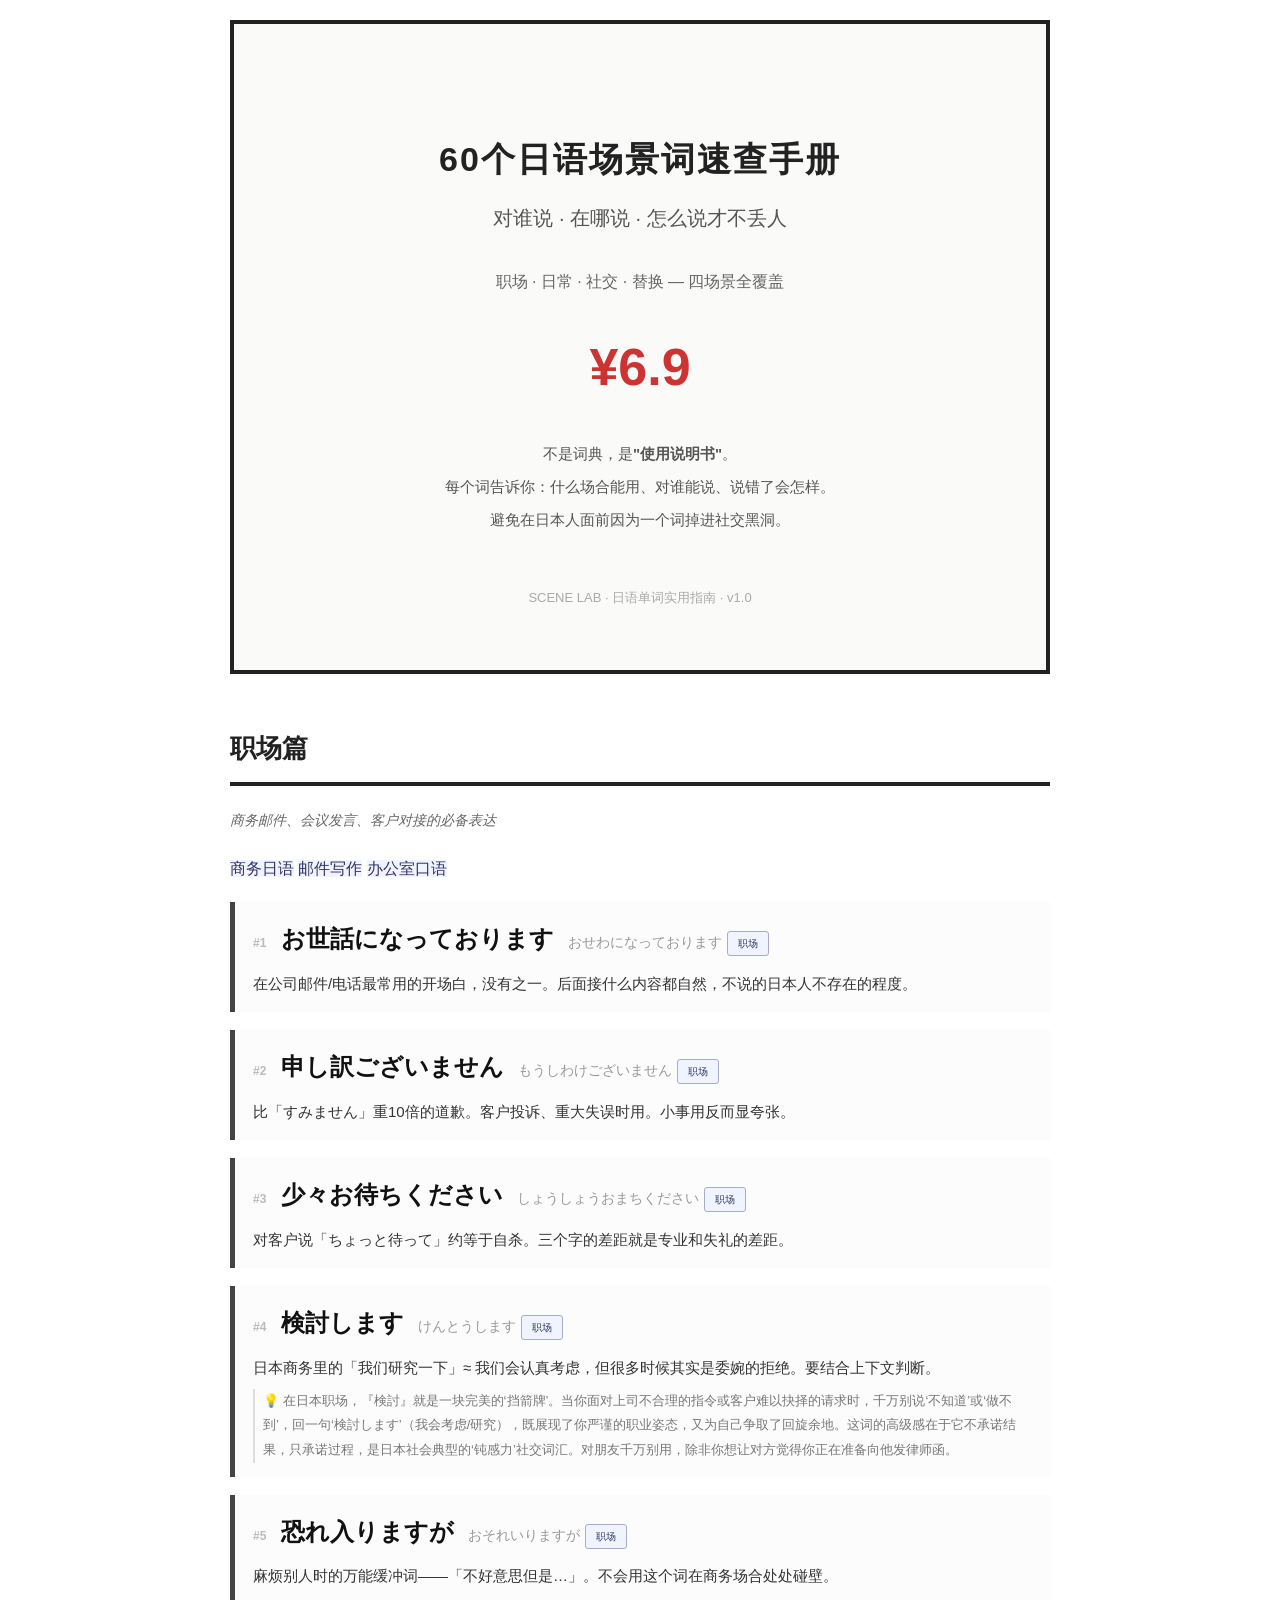
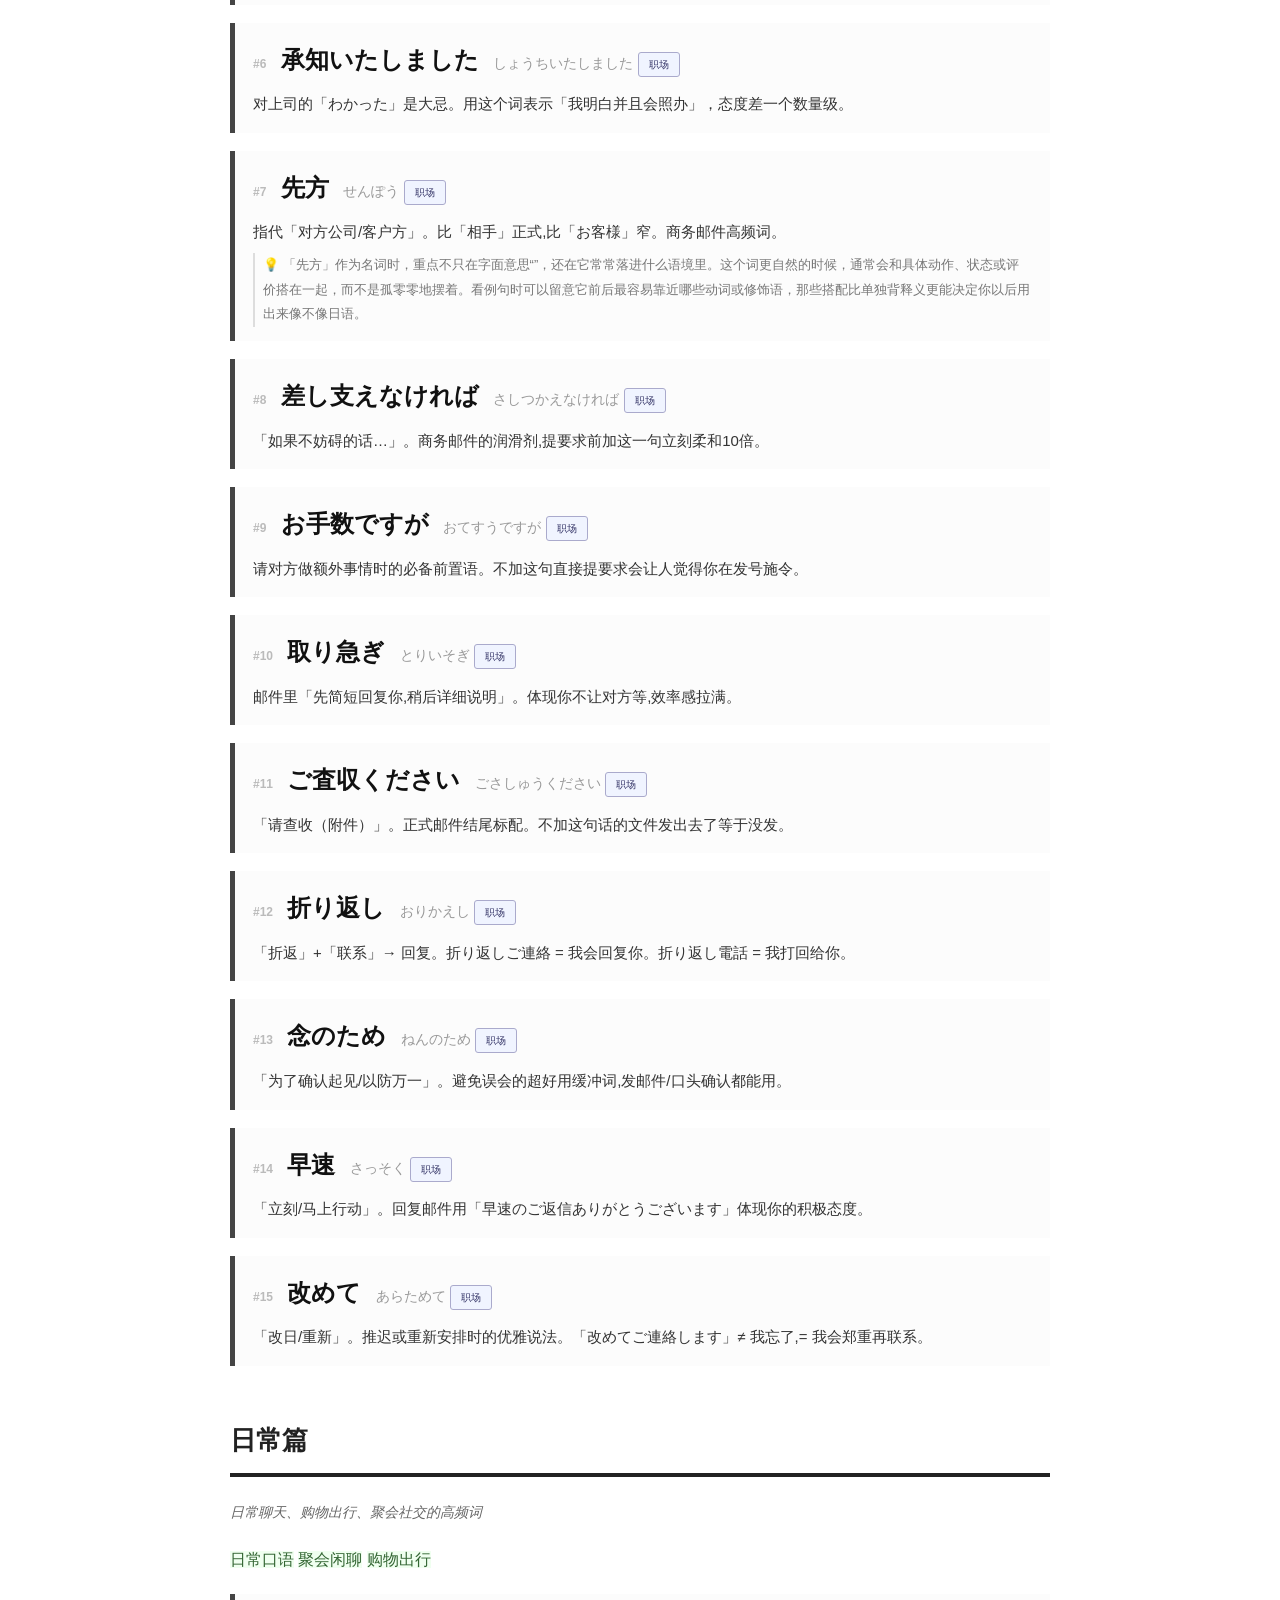
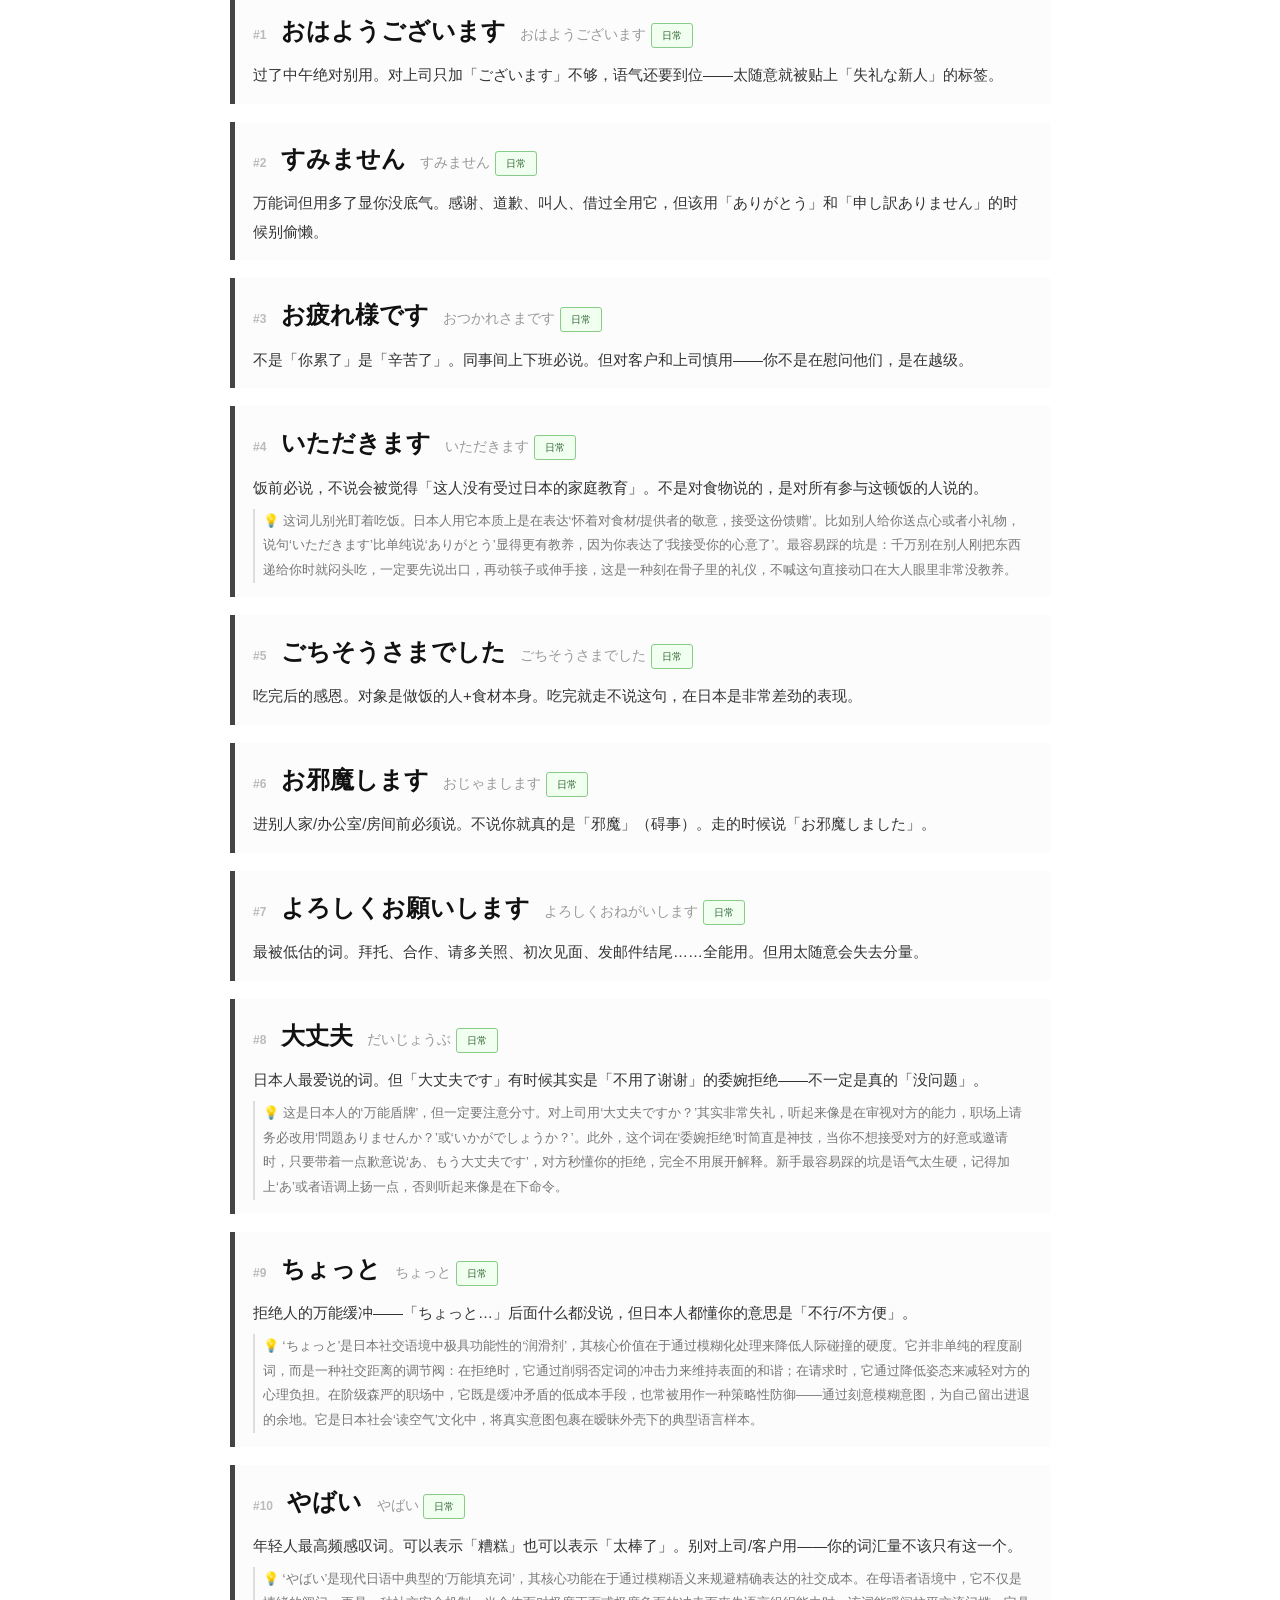
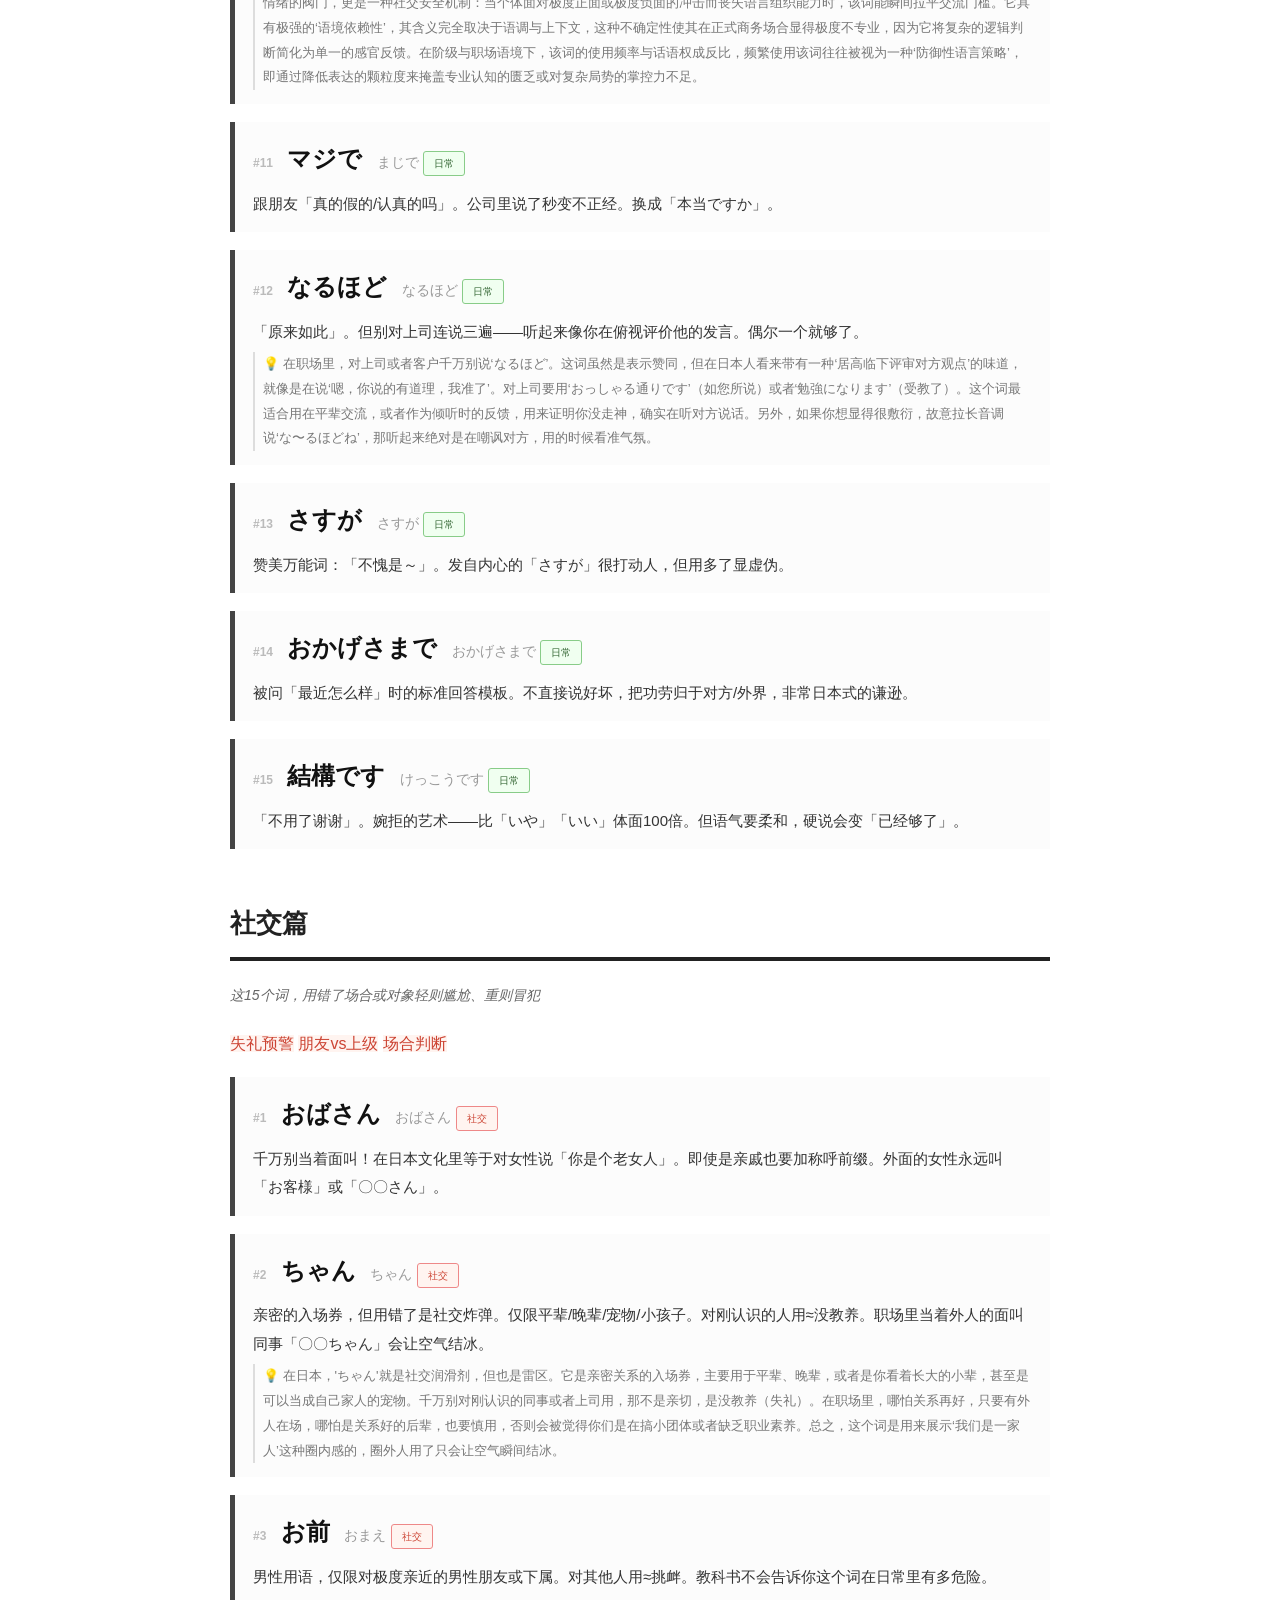
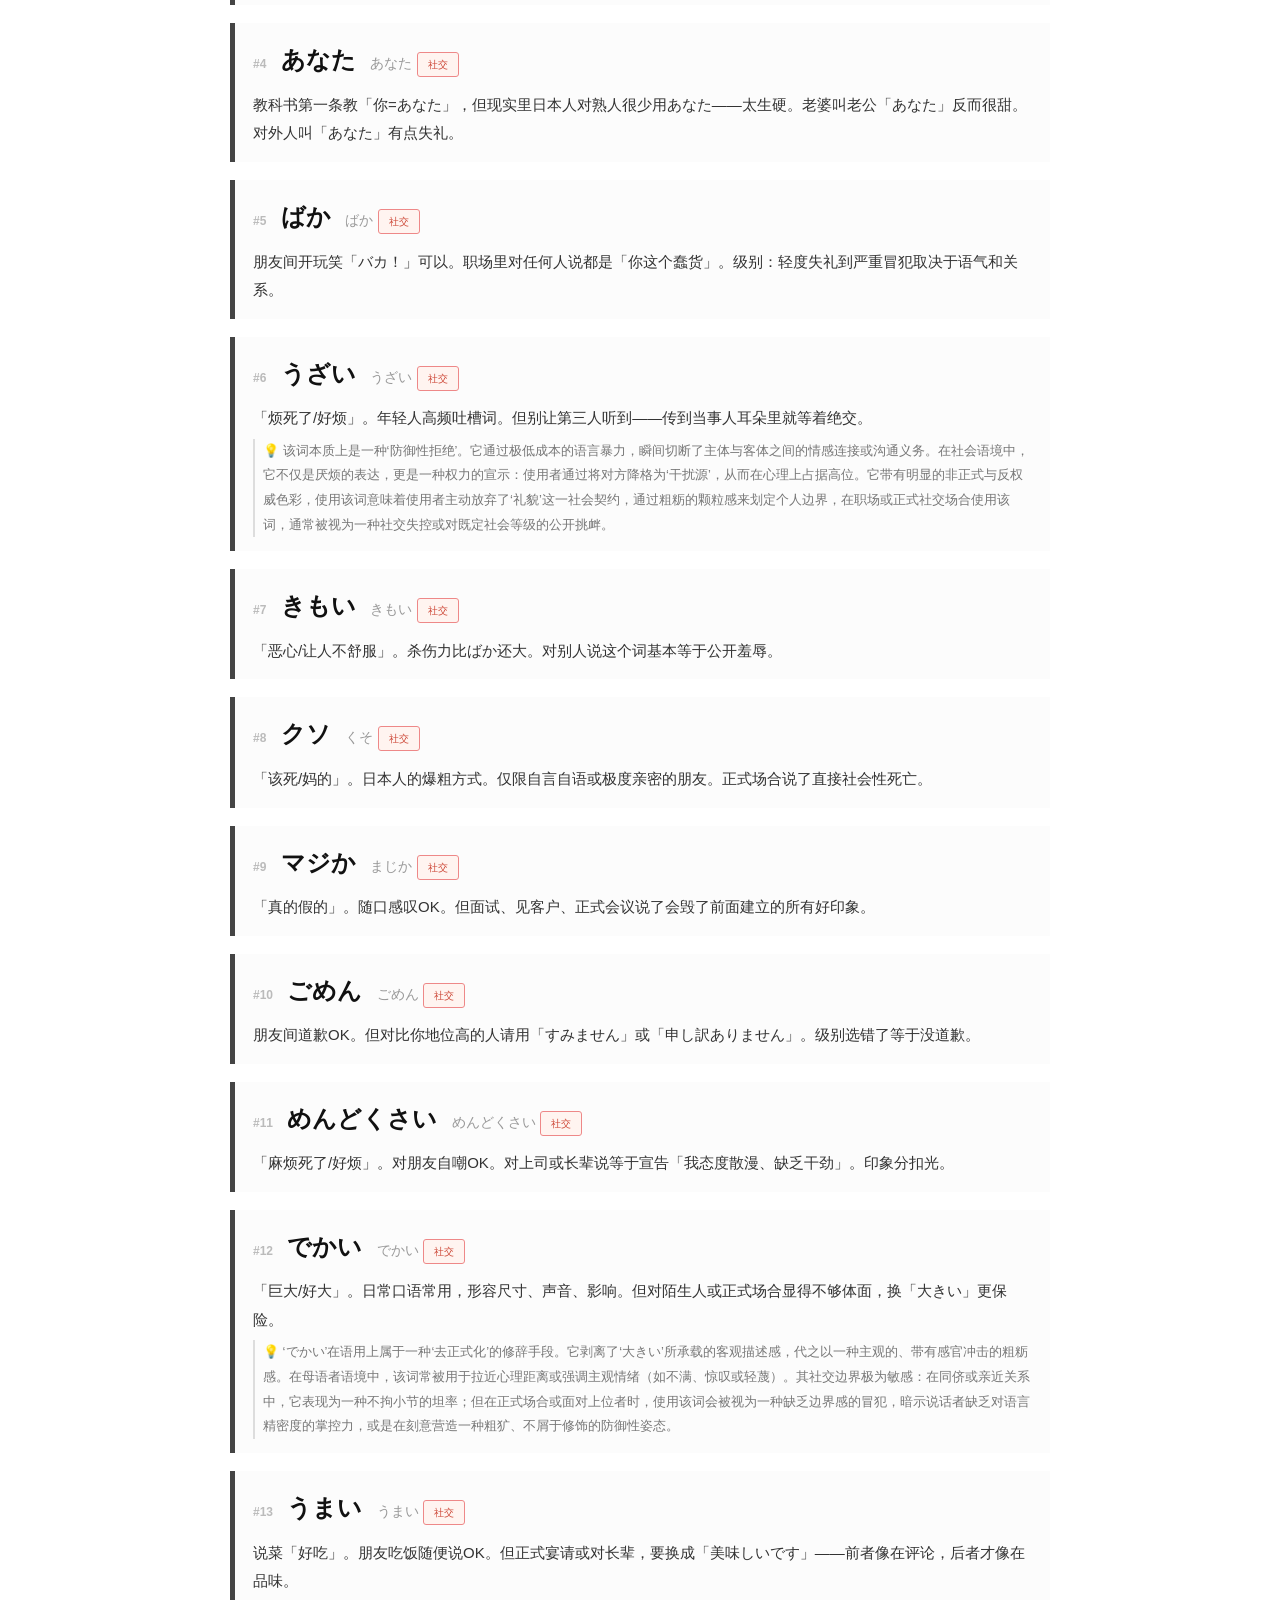
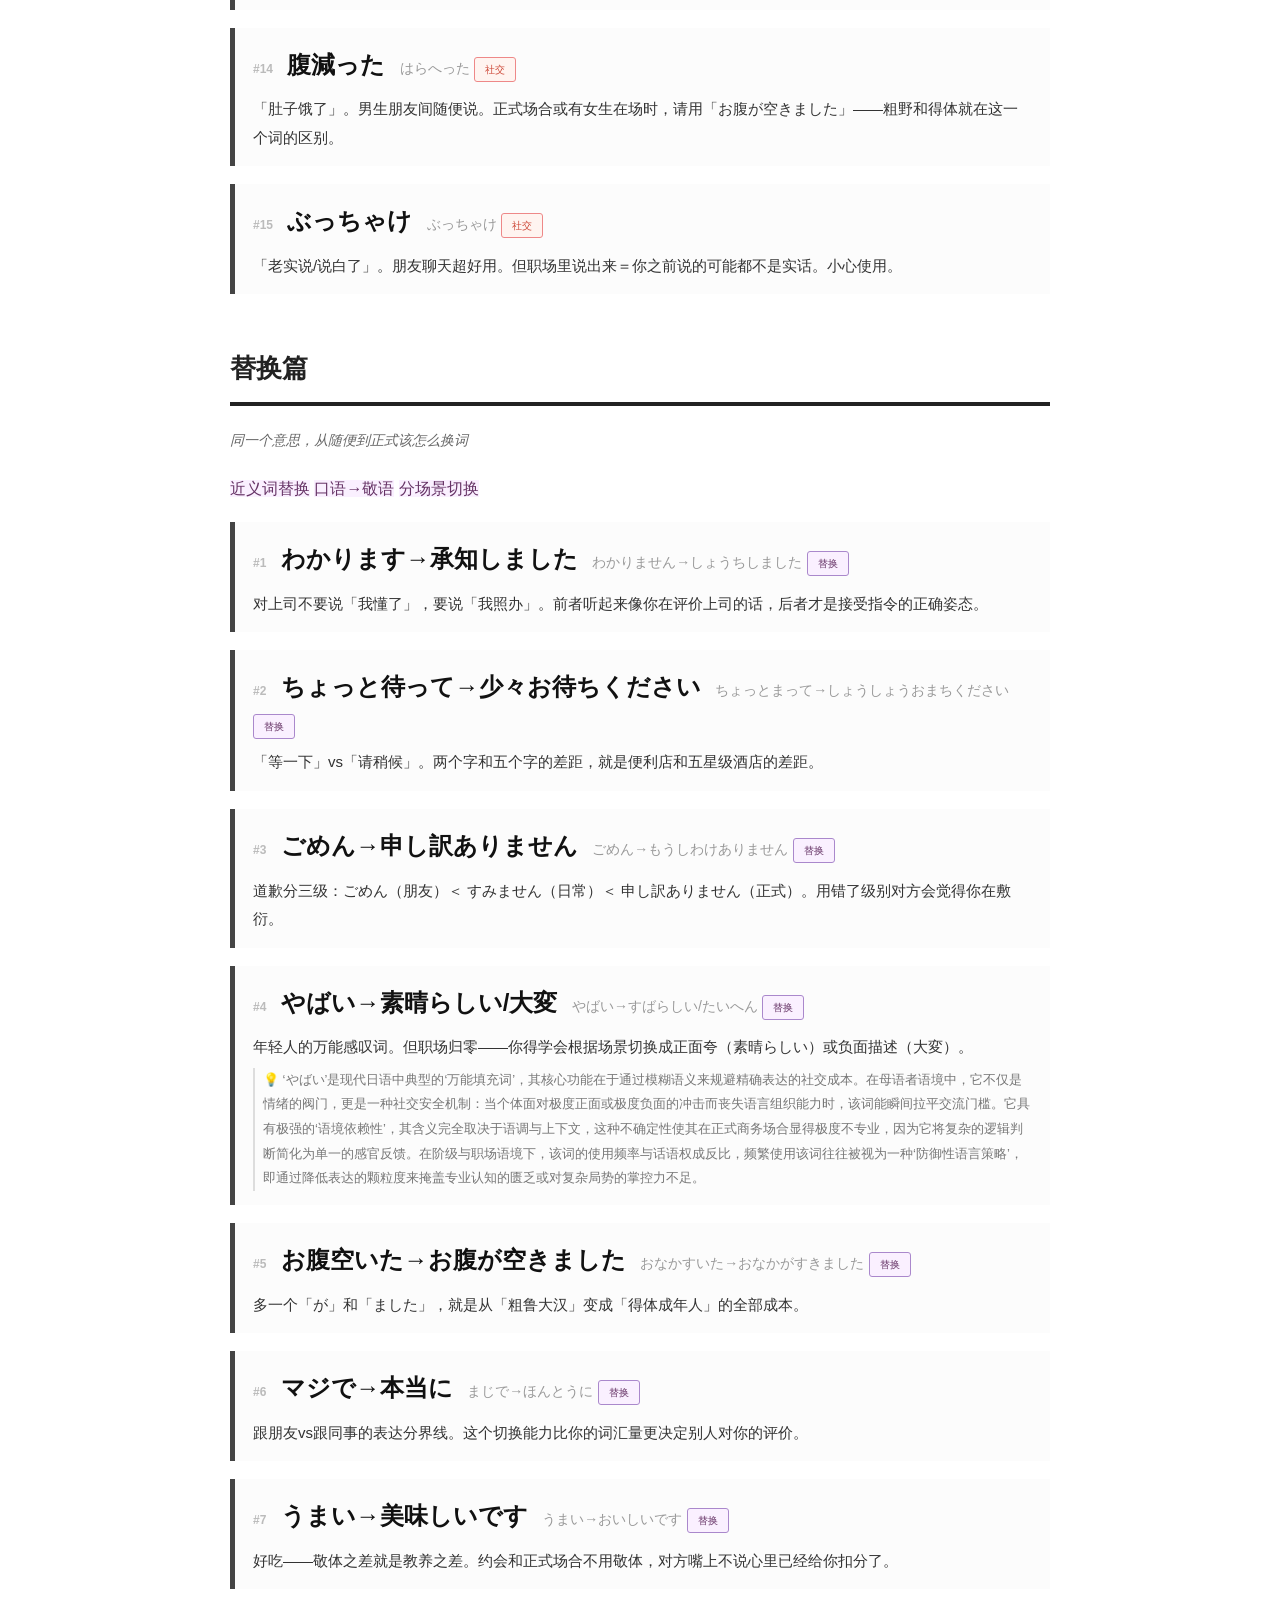
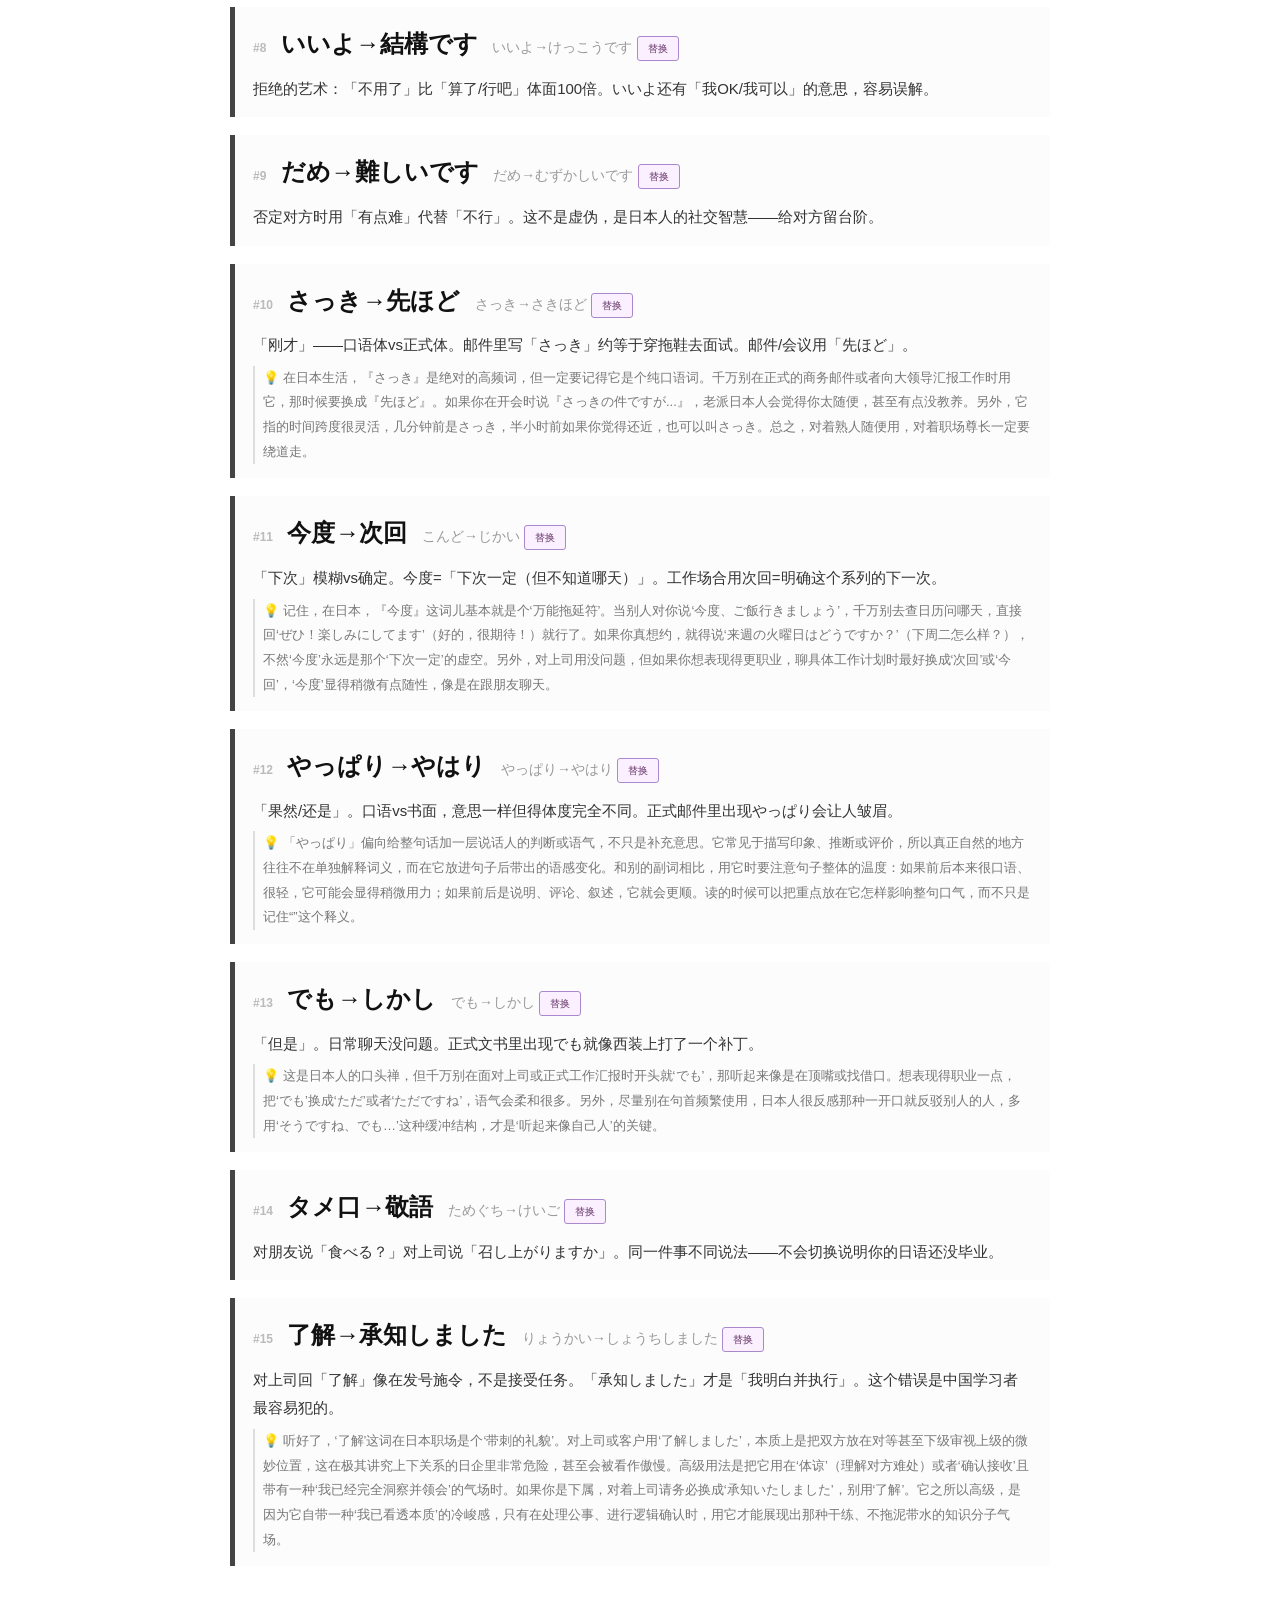
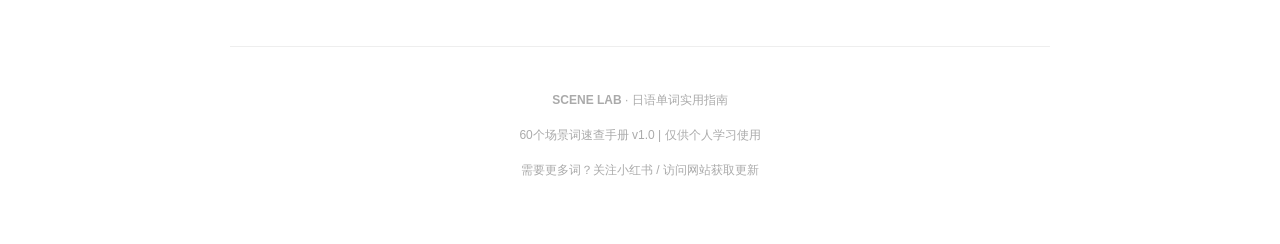
<file: 60场景词速查手册.html>
<!DOCTYPE html>
<html lang="zh-CN">
<head>
<meta charset="UTF-8">
<title>60个日语场景词速查手册</title>
<style>
  @page { size: A4; margin: 15mm; }
  body {
    font-family: "Noto Sans JP", "PingFang SC", "Hiragino Sans GB", "Microsoft YaHei", sans-serif;
    color: #222; line-height: 1.9; max-width: 820px; margin: 0 auto; padding: 20px;
  }
  .cover {
    text-align: center; padding: 80px 20px 60px; page-break-after: always;
    border: 4px solid #222; margin-bottom: 40px; background: #fafaf8;
  }
  .cover h1 { font-size: 34px; margin-bottom: 8px; letter-spacing: 2px; }
  .cover .subtitle { font-size: 20px; color: #555; margin-bottom: 30px; }
  .cover .price { font-size: 52px; font-weight: bold; margin: 20px 0; color: #c33; }
  .cover .desc { font-size: 15px; color: #555; line-height: 2.2; max-width: 500px; margin: 0 auto; }
  h2 {
    font-size: 26px; border-bottom: 4px solid #222; padding-bottom: 8px;
    margin-top: 50px; page-break-before: always;
  }
  h2:first-of-type { page-break-before: avoid; }
  .scene-desc { font-size: 14px; color: #666; margin-bottom: 20px; font-style: italic; }
  .word-card {
    border-left: 5px solid #444; padding: 14px 18px; margin: 18px 0;
    background: #fcfcfc; page-break-inside: avoid;
  }
  .word-card .jp { font-size: 24px; font-weight: bold; color: #111; }
  .word-card .reading { font-size: 14px; color: #999; margin-left: 10px; }
  .word-card .num { font-size: 12px; color: #bbb; margin-right: 10px; font-weight: bold; }
  .word-card .tag { 
    display: inline-block; font-size: 10px; padding: 2px 10px; 
    border: 1px solid #ddd; border-radius: 3px; 
  }
  .tag.office { background: #f0f4ff; border-color: #aac; color: #336; }
  .tag.daily { background: #f0fff0; border-color: #8c8; color: #363; }
  .tag.social { background: #fff4f0; border-color: #e88; color: #c43; }
  .tag.switch { background: #faf0ff; border-color: #a8c; color: #636; }
  .word-card .commentary { font-size: 15px; color: #333; margin-top: 8px; line-height: 1.9; }
  .word-card .insight { font-size: 13px; color: #777; margin-top: 6px; padding-left: 8px; border-left: 2px solid #ddd; }
  .footer { text-align: center; font-size: 12px; color: #aaa; margin-top: 80px; padding: 30px; border-top: 1px solid #eee; }
  @media print {
    body { padding: 0; }
    .cover { page-break-after: always; }
    h2 { page-break-before: always; }
    .word-card { page-break-inside: avoid; }
  }
</style>
</head>
<body>

<div class="cover">
  <h1>60个日语场景词速查手册</h1>
  <div class="subtitle">对谁说 · 在哪说 · 怎么说才不丢人</div>
  <div style="font-size:16px;color:#666;margin-bottom:10px;">职场 · 日常 · 社交 · 替换 — 四场景全覆盖</div>
  <div class="price">¥6.9</div>
  <div class="desc">
    不是词典，是<b>"使用说明书"</b>。<br>
    每个词告诉你：什么场合能用、对谁能说、说错了会怎样。<br>
    避免在日本人面前因为一个词掉进社交黑洞。
  </div>
  <div style="margin-top:50px;font-size:13px;color:#aaa;">
    SCENE LAB · 日语单词实用指南 · v1.0
  </div>
</div>
<h2>职场篇</h2>
<div class="scene-desc">商务邮件、会议发言、客户对接的必备表达</div>
<span class="tag office">商务日语</span> <span class="tag office">邮件写作</span> <span class="tag office">办公室口语</span> 
<div class="word-card">
  <div>
    <span class="num">#1</span>
    <span class="jp">お世話になっております</span>
    <span class="reading">おせわになっております</span>
    <span class="tag office">职场</span>
  </div>
  <div class="commentary">
    在公司邮件/电话最常用的开场白，没有之一。后面接什么内容都自然，不说的日本人不存在的程度。
  </div>
</div>
<div class="word-card">
  <div>
    <span class="num">#2</span>
    <span class="jp">申し訳ございません</span>
    <span class="reading">もうしわけございません</span>
    <span class="tag office">职场</span>
  </div>
  <div class="commentary">
    比「すみません」重10倍的道歉。客户投诉、重大失误时用。小事用反而显夸张。
  </div>
</div>
<div class="word-card">
  <div>
    <span class="num">#3</span>
    <span class="jp">少々お待ちください</span>
    <span class="reading">しょうしょうおまちください</span>
    <span class="tag office">职场</span>
  </div>
  <div class="commentary">
    对客户说「ちょっと待って」约等于自杀。三个字的差距就是专业和失礼的差距。
  </div>
</div>
<div class="word-card">
  <div>
    <span class="num">#4</span>
    <span class="jp">検討します</span>
    <span class="reading">けんとうします</span>
    <span class="tag office">职场</span>
  </div>
  <div class="commentary">
    日本商务里的「我们研究一下」≈ 我们会认真考虑，但很多时候其实是委婉的拒绝。要结合上下文判断。
  </div>
  <div class="insight">💡 在日本职场，『検討』就是一块完美的‘挡箭牌’。当你面对上司不合理的指令或客户难以抉择的请求时，千万别说‘不知道’或‘做不到’，回一句‘検討します’（我会考虑/研究），既展现了你严谨的职业姿态，又为自己争取了回旋余地。这词的高级感在于它不承诺结果，只承诺过程，是日本社会典型的‘钝感力’社交词汇。对朋友千万别用，除非你想让对方觉得你正在准备向他发律师函。</div>
</div>
<div class="word-card">
  <div>
    <span class="num">#5</span>
    <span class="jp">恐れ入りますが</span>
    <span class="reading">おそれいりますが</span>
    <span class="tag office">职场</span>
  </div>
  <div class="commentary">
    麻烦别人时的万能缓冲词——「不好意思但是…」。不会用这个词在商务场合处处碰壁。
  </div>
</div>
<div class="word-card">
  <div>
    <span class="num">#6</span>
    <span class="jp">承知いたしました</span>
    <span class="reading">しょうちいたしました</span>
    <span class="tag office">职场</span>
  </div>
  <div class="commentary">
    对上司的「わかった」是大忌。用这个词表示「我明白并且会照办」，态度差一个数量级。
  </div>
</div>
<div class="word-card">
  <div>
    <span class="num">#7</span>
    <span class="jp">先方</span>
    <span class="reading">せんぽう</span>
    <span class="tag office">职场</span>
  </div>
  <div class="commentary">
    指代「对方公司/客户方」。比「相手」正式,比「お客様」窄。商务邮件高频词。
  </div>
  <div class="insight">💡 「先方」作为名词时，重点不只在字面意思“”，还在它常常落进什么语境里。这个词更自然的时候，通常会和具体动作、状态或评价搭在一起，而不是孤零零地摆着。看例句时可以留意它前后最容易靠近哪些动词或修饰语，那些搭配比单独背释义更能决定你以后用出来像不像日语。</div>
</div>
<div class="word-card">
  <div>
    <span class="num">#8</span>
    <span class="jp">差し支えなければ</span>
    <span class="reading">さしつかえなければ</span>
    <span class="tag office">职场</span>
  </div>
  <div class="commentary">
    「如果不妨碍的话…」。商务邮件的润滑剂,提要求前加这一句立刻柔和10倍。
  </div>
</div>
<div class="word-card">
  <div>
    <span class="num">#9</span>
    <span class="jp">お手数ですが</span>
    <span class="reading">おてすうですが</span>
    <span class="tag office">职场</span>
  </div>
  <div class="commentary">
    请对方做额外事情时的必备前置语。不加这句直接提要求会让人觉得你在发号施令。
  </div>
</div>
<div class="word-card">
  <div>
    <span class="num">#10</span>
    <span class="jp">取り急ぎ</span>
    <span class="reading">とりいそぎ</span>
    <span class="tag office">职场</span>
  </div>
  <div class="commentary">
    邮件里「先简短回复你,稍后详细说明」。体现你不让对方等,效率感拉满。
  </div>
</div>
<div class="word-card">
  <div>
    <span class="num">#11</span>
    <span class="jp">ご査収ください</span>
    <span class="reading">ごさしゅうください</span>
    <span class="tag office">职场</span>
  </div>
  <div class="commentary">
    「请查收（附件）」。正式邮件结尾标配。不加这句话的文件发出去了等于没发。
  </div>
</div>
<div class="word-card">
  <div>
    <span class="num">#12</span>
    <span class="jp">折り返し</span>
    <span class="reading">おりかえし</span>
    <span class="tag office">职场</span>
  </div>
  <div class="commentary">
    「折返」+「联系」→ 回复。折り返しご連絡 = 我会回复你。折り返し電話 = 我打回给你。
  </div>
</div>
<div class="word-card">
  <div>
    <span class="num">#13</span>
    <span class="jp">念のため</span>
    <span class="reading">ねんのため</span>
    <span class="tag office">职场</span>
  </div>
  <div class="commentary">
    「为了确认起见/以防万一」。避免误会的超好用缓冲词,发邮件/口头确认都能用。
  </div>
</div>
<div class="word-card">
  <div>
    <span class="num">#14</span>
    <span class="jp">早速</span>
    <span class="reading">さっそく</span>
    <span class="tag office">职场</span>
  </div>
  <div class="commentary">
    「立刻/马上行动」。回复邮件用「早速のご返信ありがとうございます」体现你的积极态度。
  </div>
</div>
<div class="word-card">
  <div>
    <span class="num">#15</span>
    <span class="jp">改めて</span>
    <span class="reading">あらためて</span>
    <span class="tag office">职场</span>
  </div>
  <div class="commentary">
    「改日/重新」。推迟或重新安排时的优雅说法。「改めてご連絡します」≠ 我忘了,= 我会郑重再联系。
  </div>
</div>
<h2>日常篇</h2>
<div class="scene-desc">日常聊天、购物出行、聚会社交的高频词</div>
<span class="tag daily">日常口语</span> <span class="tag daily">聚会闲聊</span> <span class="tag daily">购物出行</span> 
<div class="word-card">
  <div>
    <span class="num">#1</span>
    <span class="jp">おはようございます</span>
    <span class="reading">おはようございます</span>
    <span class="tag daily">日常</span>
  </div>
  <div class="commentary">
    过了中午绝对别用。对上司只加「ございます」不够，语气还要到位——太随意就被贴上「失礼な新人」的标签。
  </div>
</div>
<div class="word-card">
  <div>
    <span class="num">#2</span>
    <span class="jp">すみません</span>
    <span class="reading">すみません</span>
    <span class="tag daily">日常</span>
  </div>
  <div class="commentary">
    万能词但用多了显你没底气。感谢、道歉、叫人、借过全用它，但该用「ありがとう」和「申し訳ありません」的时候别偷懒。
  </div>
</div>
<div class="word-card">
  <div>
    <span class="num">#3</span>
    <span class="jp">お疲れ様です</span>
    <span class="reading">おつかれさまです</span>
    <span class="tag daily">日常</span>
  </div>
  <div class="commentary">
    不是「你累了」是「辛苦了」。同事间上下班必说。但对客户和上司慎用——你不是在慰问他们，是在越级。
  </div>
</div>
<div class="word-card">
  <div>
    <span class="num">#4</span>
    <span class="jp">いただきます</span>
    <span class="reading">いただきます</span>
    <span class="tag daily">日常</span>
  </div>
  <div class="commentary">
    饭前必说，不说会被觉得「这人没有受过日本的家庭教育」。不是对食物说的，是对所有参与这顿饭的人说的。
  </div>
  <div class="insight">💡 这词儿别光盯着吃饭。日本人用它本质上是在表达‘怀着对食材/提供者的敬意，接受这份馈赠’。比如别人给你送点心或者小礼物，说句‘いただきます’比单纯说‘ありがとう’显得更有教养，因为你表达了‘我接受你的心意了’。最容易踩的坑是：千万别在别人刚把东西递给你时就闷头吃，一定要先说出口，再动筷子或伸手接，这是一种刻在骨子里的礼仪，不喊这句直接动口在大人眼里非常没教养。</div>
</div>
<div class="word-card">
  <div>
    <span class="num">#5</span>
    <span class="jp">ごちそうさまでした</span>
    <span class="reading">ごちそうさまでした</span>
    <span class="tag daily">日常</span>
  </div>
  <div class="commentary">
    吃完后的感恩。对象是做饭的人+食材本身。吃完就走不说这句，在日本是非常差劲的表现。
  </div>
</div>
<div class="word-card">
  <div>
    <span class="num">#6</span>
    <span class="jp">お邪魔します</span>
    <span class="reading">おじゃまします</span>
    <span class="tag daily">日常</span>
  </div>
  <div class="commentary">
    进别人家/办公室/房间前必须说。不说你就真的是「邪魔」（碍事）。走的时候说「お邪魔しました」。
  </div>
</div>
<div class="word-card">
  <div>
    <span class="num">#7</span>
    <span class="jp">よろしくお願いします</span>
    <span class="reading">よろしくおねがいします</span>
    <span class="tag daily">日常</span>
  </div>
  <div class="commentary">
    最被低估的词。拜托、合作、请多关照、初次见面、发邮件结尾……全能用。但用太随意会失去分量。
  </div>
</div>
<div class="word-card">
  <div>
    <span class="num">#8</span>
    <span class="jp">大丈夫</span>
    <span class="reading">だいじょうぶ</span>
    <span class="tag daily">日常</span>
  </div>
  <div class="commentary">
    日本人最爱说的词。但「大丈夫です」有时候其实是「不用了谢谢」的委婉拒绝——不一定是真的「没问题」。
  </div>
  <div class="insight">💡 这是日本人的‘万能盾牌’，但一定要注意分寸。对上司用‘大丈夫ですか？’其实非常失礼，听起来像是在审视对方的能力，职场上请务必改用‘問題ありませんか？’或‘いかがでしょうか？’。此外，这个词在‘委婉拒绝’时简直是神技，当你不想接受对方的好意或邀请时，只要带着一点歉意说‘あ、もう大丈夫です’，对方秒懂你的拒绝，完全不用展开解释。新手最容易踩的坑是语气太生硬，记得加上‘あ’或者语调上扬一点，否则听起来像是在下命令。</div>
</div>
<div class="word-card">
  <div>
    <span class="num">#9</span>
    <span class="jp">ちょっと</span>
    <span class="reading">ちょっと</span>
    <span class="tag daily">日常</span>
  </div>
  <div class="commentary">
    拒绝人的万能缓冲——「ちょっと…」后面什么都没说，但日本人都懂你的意思是「不行/不方便」。
  </div>
  <div class="insight">💡 ‘ちょっと’是日本社交语境中极具功能性的‘润滑剂’，其核心价值在于通过模糊化处理来降低人际碰撞的硬度。它并非单纯的程度副词，而是一种社交距离的调节阀：在拒绝时，它通过削弱否定词的冲击力来维持表面的和谐；在请求时，它通过降低姿态来减轻对方的心理负担。在阶级森严的职场中，它既是缓冲矛盾的低成本手段，也常被用作一种策略性防御——通过刻意模糊意图，为自己留出进退的余地。它是日本社会‘读空气’文化中，将真实意图包裹在暧昧外壳下的典型语言样本。</div>
</div>
<div class="word-card">
  <div>
    <span class="num">#10</span>
    <span class="jp">やばい</span>
    <span class="reading">やばい</span>
    <span class="tag daily">日常</span>
  </div>
  <div class="commentary">
    年轻人最高频感叹词。可以表示「糟糕」也可以表示「太棒了」。别对上司/客户用——你的词汇量不该只有这一个。
  </div>
  <div class="insight">💡 ‘やばい’是现代日语中典型的‘万能填充词’，其核心功能在于通过模糊语义来规避精确表达的社交成本。在母语者语境中，它不仅是情绪的阀门，更是一种社交安全机制：当个体面对极度正面或极度负面的冲击而丧失语言组织能力时，该词能瞬间拉平交流门槛。它具有极强的‘语境依赖性’，其含义完全取决于语调与上下文，这种不确定性使其在正式商务场合显得极度不专业，因为它将复杂的逻辑判断简化为单一的感官反馈。在阶级与职场语境下，该词的使用频率与话语权成反比，频繁使用该词往往被视为一种‘防御性语言策略’，即通过降低表达的颗粒度来掩盖专业认知的匮乏或对复杂局势的掌控力不足。</div>
</div>
<div class="word-card">
  <div>
    <span class="num">#11</span>
    <span class="jp">マジで</span>
    <span class="reading">まじで</span>
    <span class="tag daily">日常</span>
  </div>
  <div class="commentary">
    跟朋友「真的假的/认真的吗」。公司里说了秒变不正经。换成「本当ですか」。
  </div>
</div>
<div class="word-card">
  <div>
    <span class="num">#12</span>
    <span class="jp">なるほど</span>
    <span class="reading">なるほど</span>
    <span class="tag daily">日常</span>
  </div>
  <div class="commentary">
    「原来如此」。但别对上司连说三遍——听起来像你在俯视评价他的发言。偶尔一个就够了。
  </div>
  <div class="insight">💡 在职场里，对上司或者客户千万别说‘なるほど’。这词虽然是表示赞同，但在日本人看来带有一种‘居高临下评审对方观点’的味道，就像是在说‘嗯，你说的有道理，我准了’。对上司要用‘おっしゃる通りです’（如您所说）或者‘勉強になります’（受教了）。这个词最适合用在平辈交流，或者作为倾听时的反馈，用来证明你没走神，确实在听对方说话。另外，如果你想显得很敷衍，故意拉长音调说‘な〜るほどね’，那听起来绝对是在嘲讽对方，用的时候看准气氛。</div>
</div>
<div class="word-card">
  <div>
    <span class="num">#13</span>
    <span class="jp">さすが</span>
    <span class="reading">さすが</span>
    <span class="tag daily">日常</span>
  </div>
  <div class="commentary">
    赞美万能词：「不愧是～」。发自内心的「さすが」很打动人，但用多了显虚伪。
  </div>
</div>
<div class="word-card">
  <div>
    <span class="num">#14</span>
    <span class="jp">おかげさまで</span>
    <span class="reading">おかげさまで</span>
    <span class="tag daily">日常</span>
  </div>
  <div class="commentary">
    被问「最近怎么样」时的标准回答模板。不直接说好坏，把功劳归于对方/外界，非常日本式的谦逊。
  </div>
</div>
<div class="word-card">
  <div>
    <span class="num">#15</span>
    <span class="jp">結構です</span>
    <span class="reading">けっこうです</span>
    <span class="tag daily">日常</span>
  </div>
  <div class="commentary">
    「不用了谢谢」。婉拒的艺术——比「いや」「いい」体面100倍。但语气要柔和，硬说会变「已经够了」。
  </div>
</div>
<h2>社交篇</h2>
<div class="scene-desc">这15个词，用错了场合或对象轻则尴尬、重则冒犯</div>
<span class="tag social">失礼预警</span> <span class="tag social">朋友vs上级</span> <span class="tag social">场合判断</span> 
<div class="word-card">
  <div>
    <span class="num">#1</span>
    <span class="jp">おばさん</span>
    <span class="reading">おばさん</span>
    <span class="tag social">社交</span>
  </div>
  <div class="commentary">
    千万别当着面叫！在日本文化里等于对女性说「你是个老女人」。即使是亲戚也要加称呼前缀。外面的女性永远叫「お客様」或「〇〇さん」。
  </div>
</div>
<div class="word-card">
  <div>
    <span class="num">#2</span>
    <span class="jp">ちゃん</span>
    <span class="reading">ちゃん</span>
    <span class="tag social">社交</span>
  </div>
  <div class="commentary">
    亲密的入场券，但用错了是社交炸弹。仅限平辈/晚辈/宠物/小孩子。对刚认识的人用≈没教养。职场里当着外人的面叫同事「〇〇ちゃん」会让空气结冰。
  </div>
  <div class="insight">💡 在日本，'ちゃん'就是社交润滑剂，但也是雷区。它是亲密关系的入场券，主要用于平辈、晚辈，或者是你看着长大的小辈，甚至是可以当成自己家人的宠物。千万别对刚认识的同事或者上司用，那不是亲切，是没教养（失礼）。在职场里，哪怕关系再好，只要有外人在场，哪怕是关系好的后辈，也要慎用，否则会被觉得你们是在搞小团体或者缺乏职业素养。总之，这个词是用来展示‘我们是一家人’这种圈内感的，圈外人用了只会让空气瞬间结冰。</div>
</div>
<div class="word-card">
  <div>
    <span class="num">#3</span>
    <span class="jp">お前</span>
    <span class="reading">おまえ</span>
    <span class="tag social">社交</span>
  </div>
  <div class="commentary">
    男性用语，仅限对极度亲近的男性朋友或下属。对其他人用≈挑衅。教科书不会告诉你这个词在日常里有多危险。
  </div>
</div>
<div class="word-card">
  <div>
    <span class="num">#4</span>
    <span class="jp">あなた</span>
    <span class="reading">あなた</span>
    <span class="tag social">社交</span>
  </div>
  <div class="commentary">
    教科书第一条教「你=あなた」，但现实里日本人对熟人很少用あなた——太生硬。老婆叫老公「あなた」反而很甜。对外人叫「あなた」有点失礼。
  </div>
</div>
<div class="word-card">
  <div>
    <span class="num">#5</span>
    <span class="jp">ばか</span>
    <span class="reading">ばか</span>
    <span class="tag social">社交</span>
  </div>
  <div class="commentary">
    朋友间开玩笑「バカ！」可以。职场里对任何人说都是「你这个蠢货」。级别：轻度失礼到严重冒犯取决于语气和关系。
  </div>
</div>
<div class="word-card">
  <div>
    <span class="num">#6</span>
    <span class="jp">うざい</span>
    <span class="reading">うざい</span>
    <span class="tag social">社交</span>
  </div>
  <div class="commentary">
    「烦死了/好烦」。年轻人高频吐槽词。但别让第三人听到——传到当事人耳朵里就等着绝交。
  </div>
  <div class="insight">💡 该词本质上是一种‘防御性拒绝’。它通过极低成本的语言暴力，瞬间切断了主体与客体之间的情感连接或沟通义务。在社会语境中，它不仅是厌烦的表达，更是一种权力的宣示：使用者通过将对方降格为‘干扰源’，从而在心理上占据高位。它带有明显的非正式与反权威色彩，使用该词意味着使用者主动放弃了‘礼貌’这一社会契约，通过粗粝的颗粒感来划定个人边界，在职场或正式社交场合使用该词，通常被视为一种社交失控或对既定社会等级的公开挑衅。</div>
</div>
<div class="word-card">
  <div>
    <span class="num">#7</span>
    <span class="jp">きもい</span>
    <span class="reading">きもい</span>
    <span class="tag social">社交</span>
  </div>
  <div class="commentary">
    「恶心/让人不舒服」。杀伤力比ばか还大。对别人说这个词基本等于公开羞辱。
  </div>
</div>
<div class="word-card">
  <div>
    <span class="num">#8</span>
    <span class="jp">クソ</span>
    <span class="reading">くそ</span>
    <span class="tag social">社交</span>
  </div>
  <div class="commentary">
    「该死/妈的」。日本人的爆粗方式。仅限自言自语或极度亲密的朋友。正式场合说了直接社会性死亡。
  </div>
</div>
<div class="word-card">
  <div>
    <span class="num">#9</span>
    <span class="jp">マジか</span>
    <span class="reading">まじか</span>
    <span class="tag social">社交</span>
  </div>
  <div class="commentary">
    「真的假的」。随口感叹OK。但面试、见客户、正式会议说了会毁了前面建立的所有好印象。
  </div>
</div>
<div class="word-card">
  <div>
    <span class="num">#10</span>
    <span class="jp">ごめん</span>
    <span class="reading">ごめん</span>
    <span class="tag social">社交</span>
  </div>
  <div class="commentary">
    朋友间道歉OK。但对比你地位高的人请用「すみません」或「申し訳ありません」。级别选错了等于没道歉。
  </div>
</div>
<div class="word-card">
  <div>
    <span class="num">#11</span>
    <span class="jp">めんどくさい</span>
    <span class="reading">めんどくさい</span>
    <span class="tag social">社交</span>
  </div>
  <div class="commentary">
    「麻烦死了/好烦」。对朋友自嘲OK。对上司或长辈说等于宣告「我态度散漫、缺乏干劲」。印象分扣光。
  </div>
</div>
<div class="word-card">
  <div>
    <span class="num">#12</span>
    <span class="jp">でかい</span>
    <span class="reading">でかい</span>
    <span class="tag social">社交</span>
  </div>
  <div class="commentary">
    「巨大/好大」。日常口语常用，形容尺寸、声音、影响。但对陌生人或正式场合显得不够体面，换「大きい」更保险。
  </div>
  <div class="insight">💡 ‘でかい’在语用上属于一种‘去正式化’的修辞手段。它剥离了‘大きい’所承载的客观描述感，代之以一种主观的、带有感官冲击的粗粝感。在母语者语境中，该词常被用于拉近心理距离或强调主观情绪（如不满、惊叹或轻蔑）。其社交边界极为敏感：在同侪或亲近关系中，它表现为一种不拘小节的坦率；但在正式场合或面对上位者时，使用该词会被视为一种缺乏边界感的冒犯，暗示说话者缺乏对语言精密度的掌控力，或是在刻意营造一种粗犷、不屑于修饰的防御性姿态。</div>
</div>
<div class="word-card">
  <div>
    <span class="num">#13</span>
    <span class="jp">うまい</span>
    <span class="reading">うまい</span>
    <span class="tag social">社交</span>
  </div>
  <div class="commentary">
    说菜「好吃」。朋友吃饭随便说OK。但正式宴请或对长辈，要换成「美味しいです」——前者像在评论，后者才像在品味。
  </div>
</div>
<div class="word-card">
  <div>
    <span class="num">#14</span>
    <span class="jp">腹減った</span>
    <span class="reading">はらへった</span>
    <span class="tag social">社交</span>
  </div>
  <div class="commentary">
    「肚子饿了」。男生朋友间随便说。正式场合或有女生在场时，请用「お腹が空きました」——粗野和得体就在这一个词的区别。
  </div>
</div>
<div class="word-card">
  <div>
    <span class="num">#15</span>
    <span class="jp">ぶっちゃけ</span>
    <span class="reading">ぶっちゃけ</span>
    <span class="tag social">社交</span>
  </div>
  <div class="commentary">
    「老实说/说白了」。朋友聊天超好用。但职场里说出来＝你之前说的可能都不是实话。小心使用。
  </div>
</div>
<h2>替换篇</h2>
<div class="scene-desc">同一个意思，从随便到正式该怎么换词</div>
<span class="tag switch">近义词替换</span> <span class="tag switch">口语→敬语</span> <span class="tag switch">分场景切换</span> 
<div class="word-card">
  <div>
    <span class="num">#1</span>
    <span class="jp">わかります→承知しました</span>
    <span class="reading">わかりません→しょうちしました</span>
    <span class="tag switch">替换</span>
  </div>
  <div class="commentary">
    对上司不要说「我懂了」，要说「我照办」。前者听起来像你在评价上司的话，后者才是接受指令的正确姿态。
  </div>
</div>
<div class="word-card">
  <div>
    <span class="num">#2</span>
    <span class="jp">ちょっと待って→少々お待ちください</span>
    <span class="reading">ちょっとまって→しょうしょうおまちください</span>
    <span class="tag switch">替换</span>
  </div>
  <div class="commentary">
    「等一下」vs「请稍候」。两个字和五个字的差距，就是便利店和五星级酒店的差距。
  </div>
</div>
<div class="word-card">
  <div>
    <span class="num">#3</span>
    <span class="jp">ごめん→申し訳ありません</span>
    <span class="reading">ごめん→もうしわけありません</span>
    <span class="tag switch">替换</span>
  </div>
  <div class="commentary">
    道歉分三级：ごめん（朋友）＜ すみません（日常）＜ 申し訳ありません（正式）。用错了级别对方会觉得你在敷衍。
  </div>
</div>
<div class="word-card">
  <div>
    <span class="num">#4</span>
    <span class="jp">やばい→素晴らしい/大変</span>
    <span class="reading">やばい→すばらしい/たいへん</span>
    <span class="tag switch">替换</span>
  </div>
  <div class="commentary">
    年轻人的万能感叹词。但职场归零——你得学会根据场景切换成正面夸（素晴らしい）或负面描述（大変）。
  </div>
  <div class="insight">💡 ‘やばい’是现代日语中典型的‘万能填充词’，其核心功能在于通过模糊语义来规避精确表达的社交成本。在母语者语境中，它不仅是情绪的阀门，更是一种社交安全机制：当个体面对极度正面或极度负面的冲击而丧失语言组织能力时，该词能瞬间拉平交流门槛。它具有极强的‘语境依赖性’，其含义完全取决于语调与上下文，这种不确定性使其在正式商务场合显得极度不专业，因为它将复杂的逻辑判断简化为单一的感官反馈。在阶级与职场语境下，该词的使用频率与话语权成反比，频繁使用该词往往被视为一种‘防御性语言策略’，即通过降低表达的颗粒度来掩盖专业认知的匮乏或对复杂局势的掌控力不足。</div>
</div>
<div class="word-card">
  <div>
    <span class="num">#5</span>
    <span class="jp">お腹空いた→お腹が空きました</span>
    <span class="reading">おなかすいた→おなかがすきました</span>
    <span class="tag switch">替换</span>
  </div>
  <div class="commentary">
    多一个「が」和「ました」，就是从「粗鲁大汉」变成「得体成年人」的全部成本。
  </div>
</div>
<div class="word-card">
  <div>
    <span class="num">#6</span>
    <span class="jp">マジで→本当に</span>
    <span class="reading">まじで→ほんとうに</span>
    <span class="tag switch">替换</span>
  </div>
  <div class="commentary">
    跟朋友vs跟同事的表达分界线。这个切换能力比你的词汇量更决定别人对你的评价。
  </div>
</div>
<div class="word-card">
  <div>
    <span class="num">#7</span>
    <span class="jp">うまい→美味しいです</span>
    <span class="reading">うまい→おいしいです</span>
    <span class="tag switch">替换</span>
  </div>
  <div class="commentary">
    好吃——敬体之差就是教养之差。约会和正式场合不用敬体，对方嘴上不说心里已经给你扣分了。
  </div>
</div>
<div class="word-card">
  <div>
    <span class="num">#8</span>
    <span class="jp">いいよ→結構です</span>
    <span class="reading">いいよ→けっこうです</span>
    <span class="tag switch">替换</span>
  </div>
  <div class="commentary">
    拒绝的艺术：「不用了」比「算了/行吧」体面100倍。いいよ还有「我OK/我可以」的意思，容易误解。
  </div>
</div>
<div class="word-card">
  <div>
    <span class="num">#9</span>
    <span class="jp">だめ→難しいです</span>
    <span class="reading">だめ→むずかしいです</span>
    <span class="tag switch">替换</span>
  </div>
  <div class="commentary">
    否定对方时用「有点难」代替「不行」。这不是虚伪，是日本人的社交智慧——给对方留台阶。
  </div>
</div>
<div class="word-card">
  <div>
    <span class="num">#10</span>
    <span class="jp">さっき→先ほど</span>
    <span class="reading">さっき→さきほど</span>
    <span class="tag switch">替换</span>
  </div>
  <div class="commentary">
    「刚才」——口语体vs正式体。邮件里写「さっき」约等于穿拖鞋去面试。邮件/会议用「先ほど」。
  </div>
  <div class="insight">💡 在日本生活，『さっき』是绝对的高频词，但一定要记得它是个纯口语词。千万别在正式的商务邮件或者向大领导汇报工作时用它，那时候要换成『先ほど』。如果你在开会时说『さっきの件ですが...』，老派日本人会觉得你太随便，甚至有点没教养。另外，它指的时间跨度很灵活，几分钟前是さっき，半小时前如果你觉得还近，也可以叫さっき。总之，对着熟人随便用，对着职场尊长一定要绕道走。</div>
</div>
<div class="word-card">
  <div>
    <span class="num">#11</span>
    <span class="jp">今度→次回</span>
    <span class="reading">こんど→じかい</span>
    <span class="tag switch">替换</span>
  </div>
  <div class="commentary">
    「下次」模糊vs确定。今度=「下次一定（但不知道哪天）」。工作场合用次回=明确这个系列的下一次。
  </div>
  <div class="insight">💡 记住，在日本，『今度』这词儿基本就是个‘万能拖延符’。当别人对你说‘今度、ご飯行きましょう’，千万别去查日历问哪天，直接回‘ぜひ！楽しみにしてます’（好的，很期待！）就行了。如果你真想约，就得说‘来週の火曜日はどうですか？’（下周二怎么样？），不然‘今度’永远是那个‘下次一定’的虚空。另外，对上司用没问题，但如果你想表现得更职业，聊具体工作计划时最好换成‘次回’或‘今回’，‘今度’显得稍微有点随性，像是在跟朋友聊天。</div>
</div>
<div class="word-card">
  <div>
    <span class="num">#12</span>
    <span class="jp">やっぱり→やはり</span>
    <span class="reading">やっぱり→やはり</span>
    <span class="tag switch">替换</span>
  </div>
  <div class="commentary">
    「果然/还是」。口语vs书面，意思一样但得体度完全不同。正式邮件里出现やっぱり会让人皱眉。
  </div>
  <div class="insight">💡 「やっぱり」偏向给整句话加一层说话人的判断或语气，不只是补充意思。它常见于描写印象、推断或评价，所以真正自然的地方往往不在单独解释词义，而在它放进句子后带出的语感变化。和别的副词相比，用它时要注意句子整体的温度：如果前后本来很口语、很轻，它可能会显得稍微用力；如果前后是说明、评论、叙述，它就会更顺。读的时候可以把重点放在它怎样影响整句口气，而不只是记住“”这个释义。</div>
</div>
<div class="word-card">
  <div>
    <span class="num">#13</span>
    <span class="jp">でも→しかし</span>
    <span class="reading">でも→しかし</span>
    <span class="tag switch">替换</span>
  </div>
  <div class="commentary">
    「但是」。日常聊天没问题。正式文书里出现でも就像西装上打了一个补丁。
  </div>
  <div class="insight">💡 这是日本人的口头禅，但千万别在面对上司或正式工作汇报时开头就‘でも’，那听起来像是在顶嘴或找借口。想表现得职业一点，把‘でも’换成‘ただ’或者‘ただですね’，语气会柔和很多。另外，尽量别在句首频繁使用，日本人很反感那种一开口就反驳别人的人，多用‘そうですね、でも…’这种缓冲结构，才是‘听起来像自己人’的关键。</div>
</div>
<div class="word-card">
  <div>
    <span class="num">#14</span>
    <span class="jp">タメ口→敬語</span>
    <span class="reading">ためぐち→けいご</span>
    <span class="tag switch">替换</span>
  </div>
  <div class="commentary">
    对朋友说「食べる？」对上司说「召し上がりますか」。同一件事不同说法——不会切换说明你的日语还没毕业。
  </div>
</div>
<div class="word-card">
  <div>
    <span class="num">#15</span>
    <span class="jp">了解→承知しました</span>
    <span class="reading">りょうかい→しょうちしました</span>
    <span class="tag switch">替换</span>
  </div>
  <div class="commentary">
    对上司回「了解」像在发号施令，不是接受任务。「承知しました」才是「我明白并执行」。这个错误是中国学习者最容易犯的。
  </div>
  <div class="insight">💡 听好了，‘了解’这词在日本职场是个‘带刺的礼貌’。对上司或客户用‘了解しました’，本质上是把双方放在对等甚至下级审视上级的微妙位置，这在极其讲究上下关系的日企里非常危险，甚至会被看作傲慢。高级用法是把它用在‘体谅’（理解对方难处）或者‘确认接收’且带有一种‘我已经完全洞察并领会’的气场时。如果你是下属，对着上司请务必换成‘承知いたしました’，别用‘了解’。它之所以高级，是因为它自带一种‘我已看透本质’的冷峻感，只有在处理公事、进行逻辑确认时，用它才能展现出那种干练、不拖泥带水的知识分子气场。</div>
</div>

<div class="footer">
  <p><strong>SCENE LAB</strong> · 日语单词实用指南</p>
  <p>60个场景词速查手册 v1.0 | 仅供个人学习使用</p>
  <p style="margin-top:8px;">需要更多词？关注小红书 / 访问网站获取更新</p>
</div>
</body>
</html>
</file>
